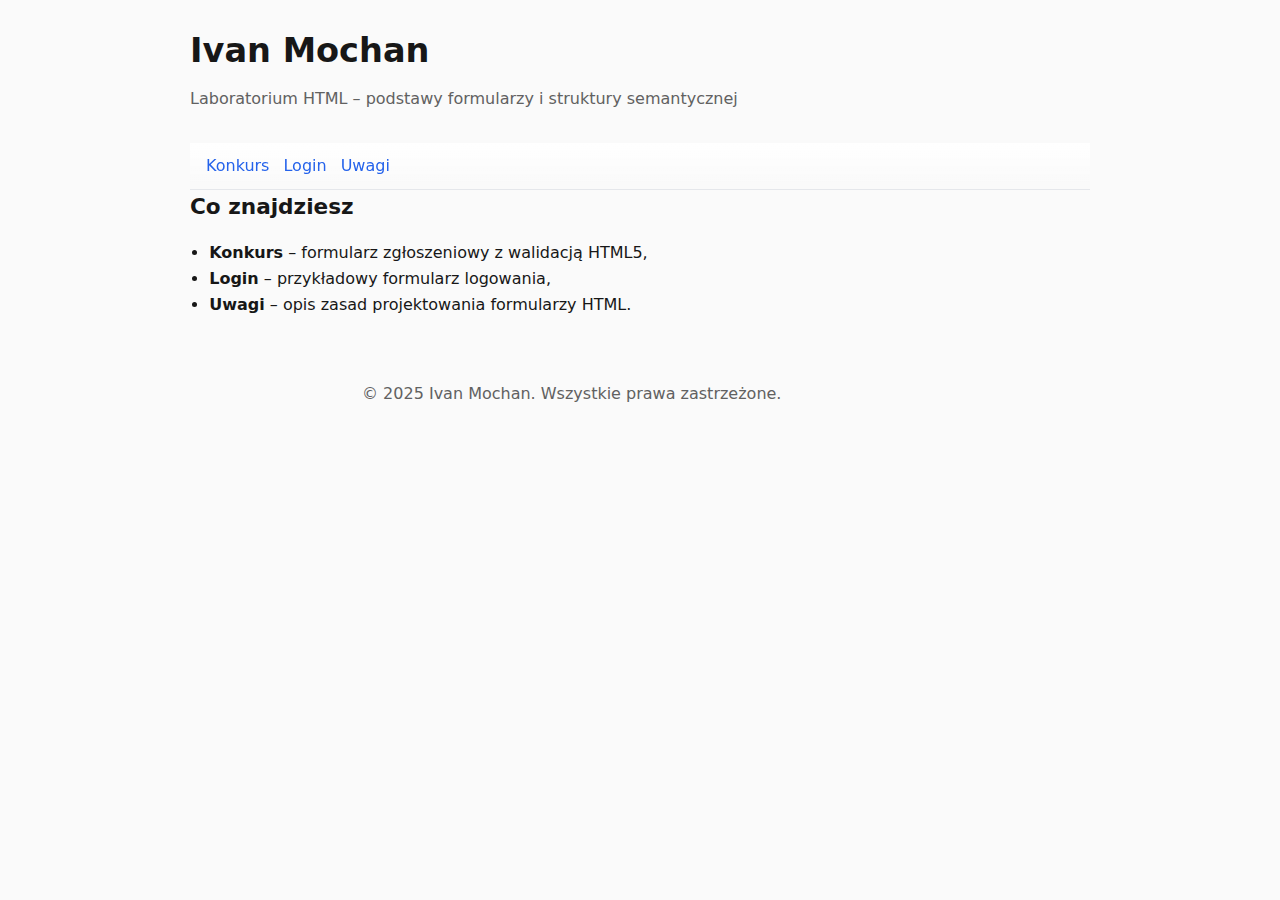
<file: lab-1/index.html>
<!DOCTYPE html>
<html lang="pl">
  <head>
    <meta charset="UTF-8" />
    <meta name="viewport" content="width=device-width, initial-scale=1" />
    <title>Strona główna – Ivan Mochan</title>
    <link rel="stylesheet" href="css/main.css" />
  </head>
  <body>
    <header>
      <h1>Ivan Mochan</h1>
      <p>Laboratorium HTML – podstawy formularzy i struktury semantycznej</p>
    </header>

    <main>
      <nav class="menu" aria-label="Główne menu">
        <ul>
          <li><a href="konkurs.html">Konkurs</a></li>
          <li><a href="login.html">Login</a></li>
          <li><a href="uwagi.html">Uwagi</a></li>
        </ul>
      </nav>

      <section>
        <h2>Co znajdziesz</h2>
        <ul>
          <li><strong>Konkurs</strong> – formularz zgłoszeniowy z walidacją HTML5,</li>
          <li><strong>Login</strong> – przykładowy formularz logowania,</li>
          <li><strong>Uwagi</strong> – opis zasad projektowania formularzy HTML.</li>
        </ul>
      </section>
    </main>

    <footer>
      <p>© 2025 Ivan Mochan. Wszystkie prawa zastrzeżone.</p>
    </footer>
  </body>
</html>
</file>
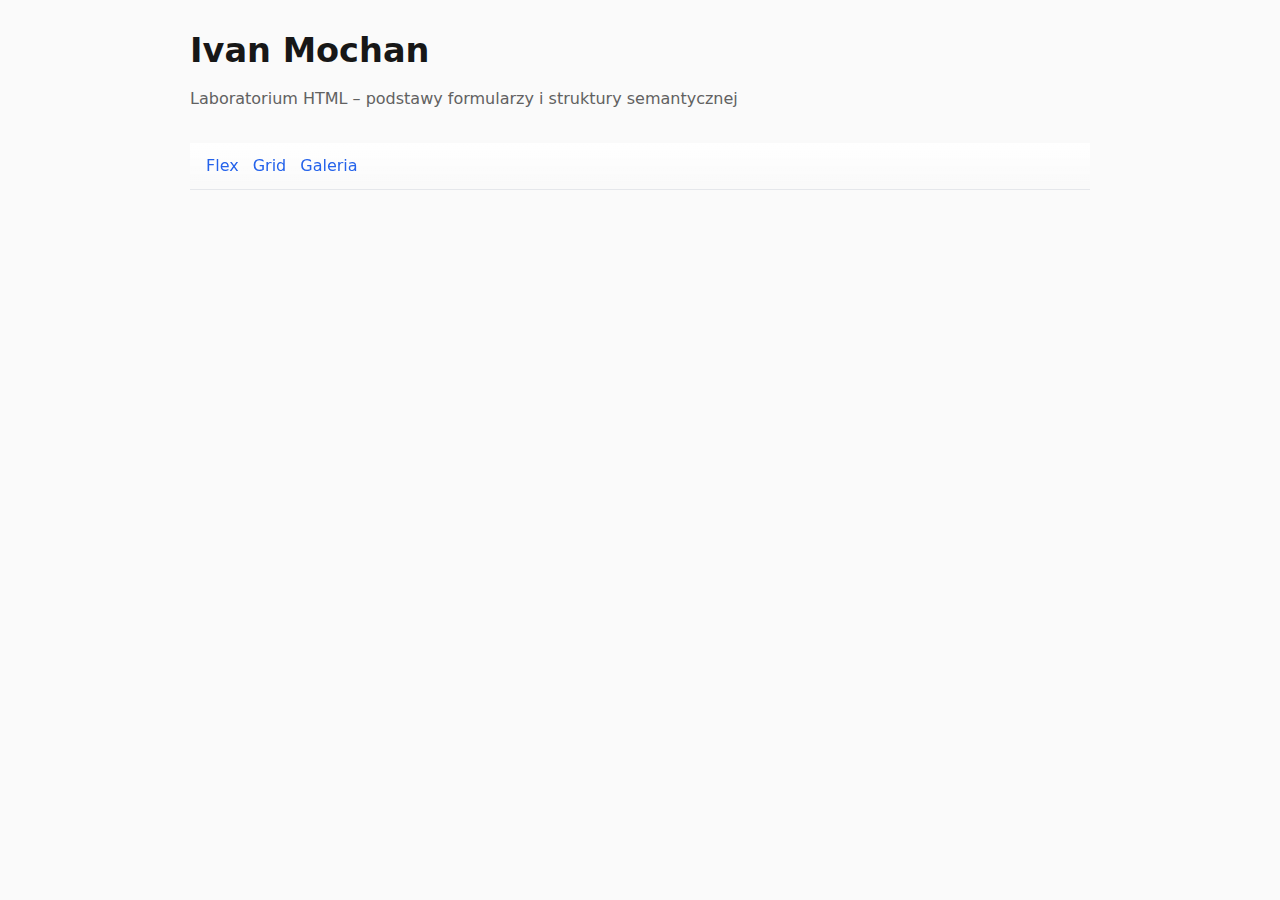
<file: lab-2/index.html>
<!DOCTYPE html>
<html lang="pl">
  <head>
    <meta charset="UTF-8" />
    <meta name="viewport" content="width=device-width, initial-scale=1" />
    <title>Strona główna – Ivan Mochan</title>
    <link rel="stylesheet" href="css/style.css" />
  </head>
  <body>
    <header>
      <h1>Ivan Mochan</h1>
       <p>Laboratorium HTML – podstawy formularzy i struktury semantycznej</p>
    </header>

    <main>
      <nav class="menu" aria-label="Główne menu">
        <ul>
          <li><a href="flex.html">Flex</a></li>
          <li><a href="grid.html">Grid</a></li>
          <li><a href="galeria.html">Galeria</a></li>
        </ul>
      </nav>
</file>
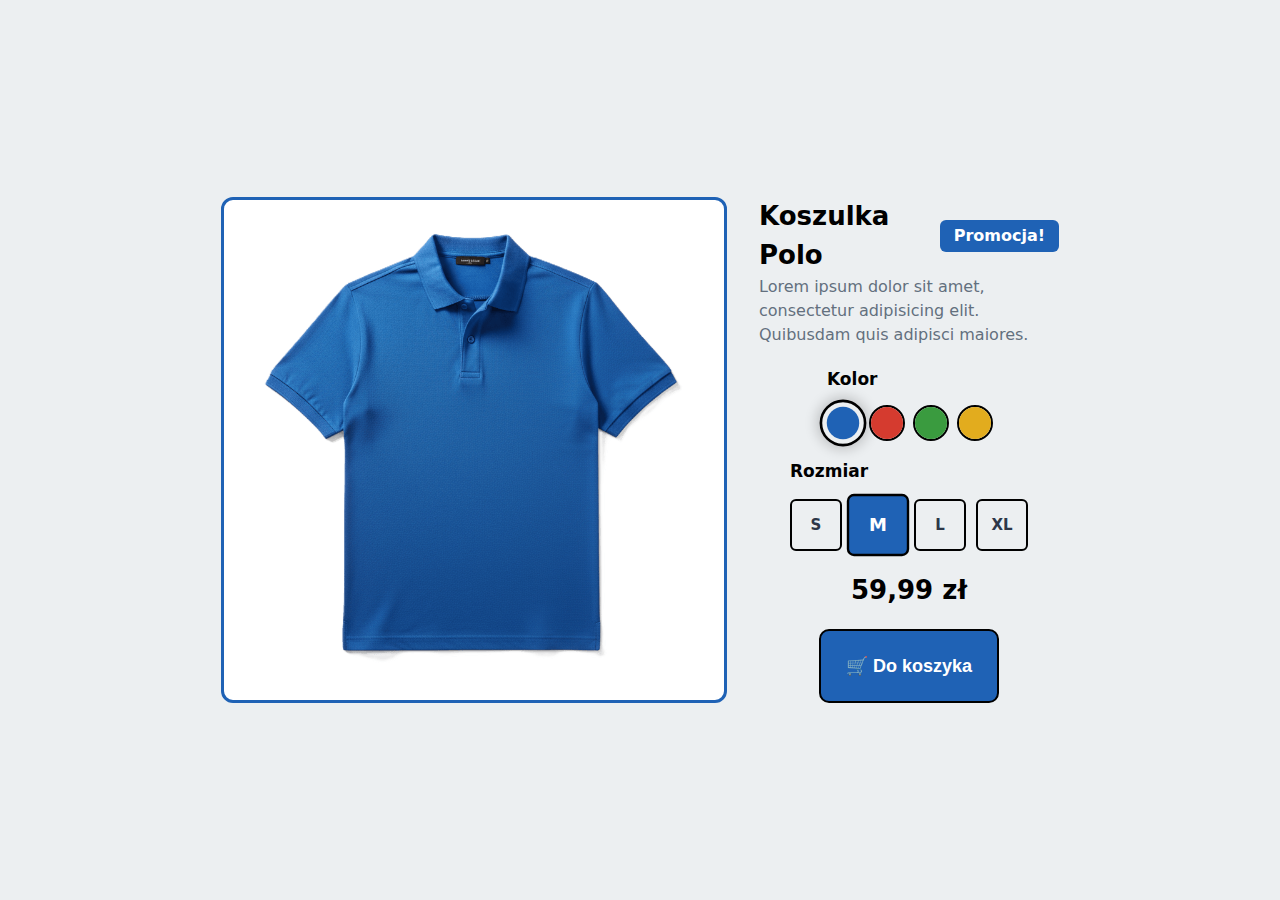
<file: lab-3/index.html>
<!DOCTYPE html>
<html lang="pl">
  	<head>
		<meta charset="UTF-8" />
		<meta
			name="viewport"
			content="width=device-width, initial-scale=1.0" />
		<title>Lab 3</title>
		<link
			rel="stylesheet"
			href="css/style.css" />
	</head>
	<body>
		<main class="product">
			<form id="order">
				<input
					class="vh"
					type="radio"
					id="color-blue"
					name="color"
					checked />
				<input
					class="vh"
					type="radio"
					id="color-red"
					name="color" />
				<input
					class="vh"
					type="radio"
					id="color-green"
					name="color" />
				<input
					class="vh"
					type="radio"
					id="color-yellow"
					name="color" />

				<input
					class="vh"
					type="radio"
					id="s-s"
					name="size" />
				<input
					class="vh"
					type="radio"
					id="s-m"
					name="size"
					checked />
				<input
					class="vh"
					type="radio"
					id="s-l"
					name="size" />
				<input
					class="vh"
					type="radio"
					id="s-xl"
					name="size" />
			</form>

			<section class="gallery">
				<div
					class="photo"
					aria-label="Koszulka Polo"></div>
			</section>

			<section class="panel">
				<header class="header">
					<h1>Koszulka Polo</h1>
					<span class="badge">Promocja!</span>
					<p class="lead">
						Lorem ipsum dolor sit amet, consectetur adipisicing elit. Quibusdam
						quis adipisci maiores.
					</p>
				</header>

				<fieldset class="colors">
					<legend>Kolor</legend>
					<div class="swatches">
						<label
							for="color-blue"
							title="Niebieski"></label>
						<label
							for="color-red"
							title="Czerwony"></label>
						<label
							for="color-green"
							title="Zielony"></label>
						<label
							for="color-yellow"
							title="Żółty"></label>
					</div>
				</fieldset>

				<fieldset class="sizes">
					<legend>Rozmiar</legend>
					<div
						class="size-grid"
						role="radiogroup">
						<label
							for="s-s"
							class="size"
							>S</label
						>
						<label
							for="s-m"
							class="size"
							>M</label
						>
						<label
							for="s-l"
							class="size"
							>L</label
						>
						<label
							for="s-xl"
							class="size"
							>XL</label
						>
					</div>
				</fieldset>

				<div class="price">59,99 zł</div>
				<button
					class="cta"
					type="submit"
					form="order">
					🛒 Do koszyka
				</button>
			</section>
		</main>
	</body>
</html>
</file>
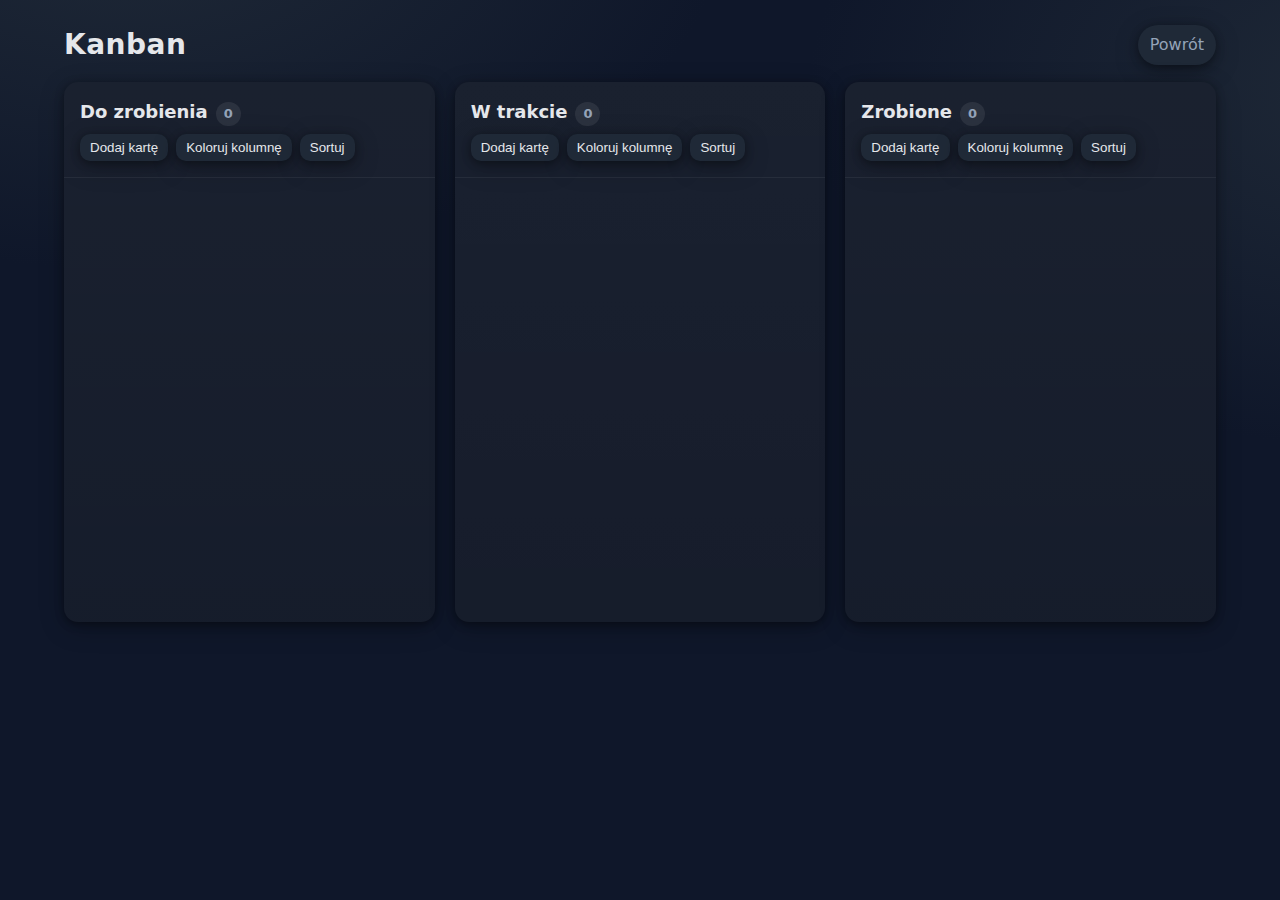
<file: lab-4/index.html>
<!DOCTYPE html>
<html lang="pl">
  <head>
    <meta charset="UTF-8" />
    <title>Lab 4 — Kanban</title>
    <link rel="stylesheet" href="css/style.css" />
  </head>
  <body>
    <main class="wrap">
      <header class="topbar">
        <h1>Kanban</h1>
        <a class="back" href="..">Powrót</a>
      </header>

      <section id="board" class="board" aria-label="Tablica Kanban">
        <!-- Kolumna: Do zrobienia -->
        <div class="column" data-col="todo">
          <header class="column__header">
            <h2>Do zrobienia <span class="count" data-count="todo">0</span></h2>
            <div class="column__actions">
              <button class="btn" data-action="add" data-col="todo">Dodaj kartę</button>
              <button class="btn" data-action="colorize-column" data-col="todo">Koloruj kolumnę</button>
              <button class="btn" data-action="sort" data-col="todo" title="Sortuj alfabetycznie">Sortuj</button>
            </div>
          </header>
          <div class="cards" data-col="todo" aria-live="polite"></div>
        </div>

        <!-- Kolumna: W trakcie -->
        <div class="column" data-col="doing">
          <header class="column__header">
            <h2>W trakcie <span class="count" data-count="doing">0</span></h2>
            <div class="column__actions">
              <button class="btn" data-action="add" data-col="doing">Dodaj kartę</button>
              <button class="btn" data-action="colorize-column" data-col="doing">Koloruj kolumnę</button>
              <button class="btn" data-action="sort" data-col="doing" title="Sortuj alfabetycznie">Sortuj</button>
            </div>
          </header>
          <div class="cards" data-col="doing" aria-live="polite"></div>
        </div>

        <!-- Kolumna: Zrobione -->
        <div class="column" data-col="done">
          <header class="column__header">
            <h2>Zrobione <span class="count" data-count="done">0</span></h2>
            <div class="column__actions">
              <button class="btn" data-action="add" data-col="done">Dodaj kartę</button>
              <button class="btn" data-action="colorize-column" data-col="done">Koloruj kolumnę</button>
              <button class="btn" data-action="sort" data-col="done" title="Sortuj alfabetycznie">Sortuj</button>
            </div>
          </header>
          <div class="cards" data-col="done" aria-live="polite"></div>
        </div>
      </section>
    </main>

    <script src="js/app.js" defer></script>
  </body>
</html>
</file>
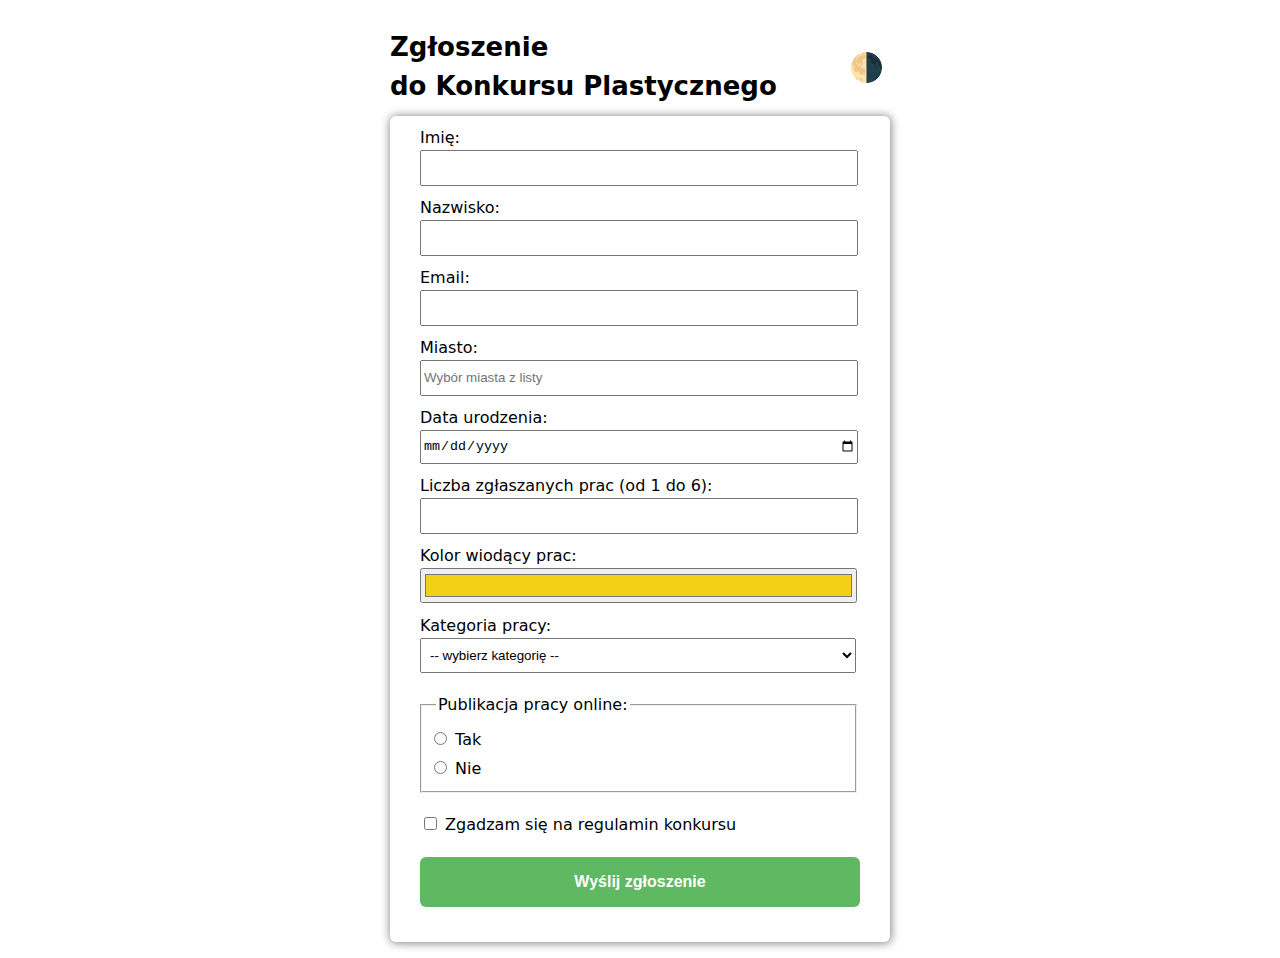
<file: lab-1/konkurs.html>
<!DOCTYPE html>
<html lang="pl">
<head>
<meta charset="utf-8" />
<meta name="viewport" content="width=device-width, initial-scale=1" />
<title>Zgłoszenie do Konkursu Plastycznego</title>
<link rel="stylesheet" href="css/konkurs.css" />
</head>
<body>
<main class="page">     
<header class="page__header">
<h1 class="title">
<span>Zgłoszenie<br>do Konkursu Plastycznego</span>
</h1>
<button id="themeToggle" class="theme-toggle" type="button" title="Zmień motyw" aria-label="Formularz - ciemna skórka">🌗</button>
</header>


<form class="card form" action="https://httpbin.org/get" method="get" novalidate>
<div class="form_row">
<label for="imie">Imię:<br></label>
<input class="input_box" id="imie" name="imie" type="text" inputmode="text" maxlength="30" required />
</div>


<div class="form_row">
<label for="nazwisko">Nazwisko:<br></label>
<input class="input_box" id="nazwisko" name="nazwisko" type="text" inputmode="text" maxlength="50" required />
</div>


<div class="form_row">
<label for="email">Email:<br></label>
<input class="input_box" id="email" name="email" type="email" required />
</div>


<div class="form_row">
<label for="miasto">Miasto:<br></label>
<input class="input_box" id="miasto" name="miasto" list="lista-miast" placeholder="Wybór miasta z listy" required />
<datalist id="lista-miast">
<option value="Warszawa"></option>
<option value="Kraków"></option>
<option value="Gdańsk"></option>
<option value="Wrocław"></option>
<option value="Poznań"></option>
</datalist>
</div>


<div class="form_row">
<label for="urodzenie">Data urodzenia:<br></label>
<input class="input_box" id="urodzenie" name="urodzenie" type="date" required />
</div>


<div class="form_row">
<label for="liczba">Liczba zgłaszanych prac (od 1 do 6):<br></label>
<input class="input_box" id="liczba" name="liczba" type="number" min="1" max="6" step="1" required />
</div>


<div class="form_row">
<label for="kolor">Kolor wiodący prac:<br></label>
<input class="input_box" id="kolor" name="kolor" type="color" value="#f1d016" required />
</div>


<div class="form_row">
<label for="kategoria">Kategoria pracy:<br></label>
<select class="input_box" id="kategoria" name="kategoria" required aria-label="Wybór kategorii">
<option value="" disabled selected>-- wybierz kategorię --</option>
<option>Rysunek</option>
<option>Malarstwo</option>
<option>Rzeźba</option>
<option>Fotografia</option>
<option>Inne</option>
</select>
</div>


<fieldset class="form_fieldset" id="publikacja">
<legend>Publikacja pracy online:<br></legend>
<div class="options">
<input type="radio" id="pub_tak" name="publikacja" value="tak" required />
<label for="pub_tak">Tak</label>
</div>
<div class="options">
<input type="radio" id="pub_nie" name="publikacja" value="nie" required />
<label for="pub_nie">Nie</label>
</div>
</fieldset>


<div class="form_row form_agree">
<input type="checkbox" id="zgoda" name="zgoda" required />
<label for="zgoda">Zgadzam się na regulamin konkursu</label>
</div>


<div class="form_row">
<button class="btn" type="submit"><b>Wyślij zgłoszenie</b></button>
</div>
</form>
</main>


<script>
(function(){
const toggle = document.getElementById('themeToggle');
const root = document.documentElement;
const STORAGE_KEY = 'form-skin';
function applyTheme(mode){
if(mode === 'dark'){
root.setAttribute('data-theme','dark');
} else {
root.removeAttribute('data-theme');
}
}
const saved = localStorage.getItem(STORAGE_KEY);
if(saved){ applyTheme(saved); }
toggle.addEventListener('click', () => {
const isDark = root.getAttribute('data-theme') === 'dark';
const next = isDark ? 'light' : 'dark';
applyTheme(next);
localStorage.setItem(STORAGE_KEY, next);
});
})();
</script>
</body>
</html>
</file>
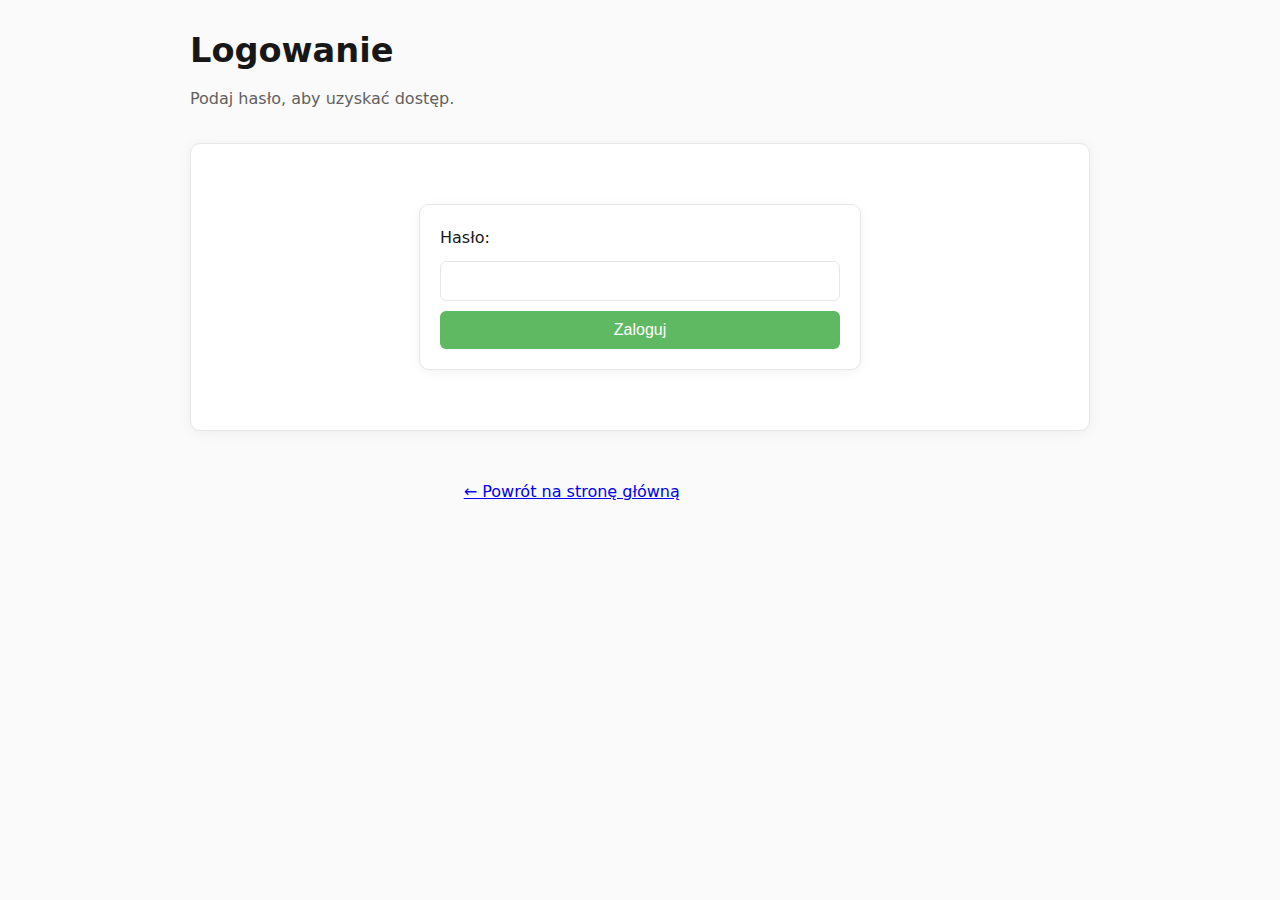
<file: lab-1/login.html>
<!DOCTYPE html>
<html lang="pl">
  <head>
    <meta charset="UTF-8" />
    <meta name="viewport" content="width=device-width, initial-scale=1" />
    <title>Logowanie – Ivan Mochan</title>
    <link rel="stylesheet" href="css/main.css" />
  </head>
  <body>
    <header>
      <h1>Logowanie</h1>
      <p>Podaj hasło, aby uzyskać dostęp.</p>
    </header>

    <main>
      <article>
        <form action="https://httpbin.org/post" method="post">
          <label for="haslo">Hasło:</label>
          <input type="password" id="haslo" name="haslo" required minlength="4" />
          <button type="submit">Zaloguj</button>
        </form>
      </article>
    </main>

    <footer>
      <p><a href="index.html">← Powrót na stronę główną</a></p>
    </footer>
  </body>
</html>
</file>
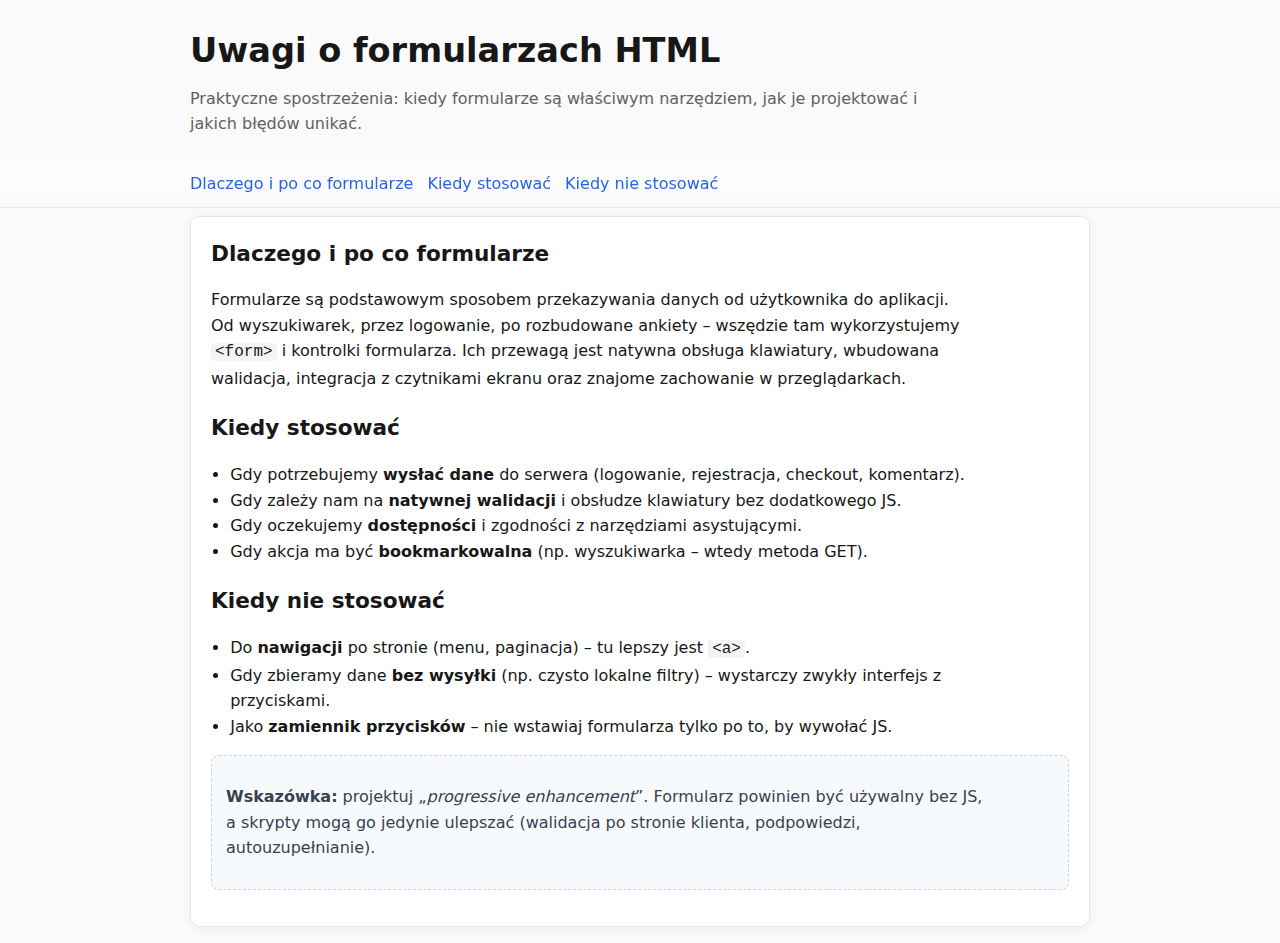
<file: lab-1/uwagi.html>
<!DOCTYPE html>
<html lang="pl">
<head>
<meta charset="utf-8" />
<meta name="viewport" content="width=device-width, initial-scale=1" />
<title>Uwagi o formularzach HTML – kiedy i jak ich używać</title>
<link rel="stylesheet" href="css/main.css" />
</head>
<body>
<header>
<h1>Uwagi o formularzach HTML</h1>
<p>Praktyczne spostrzeżenia: kiedy formularze są właściwym narzędziem, jak je projektować i jakich błędów unikać.</p>
</header>


<nav aria-label="Spis treści">
<ul>
<li><a href="#dlaczego">Dlaczego i po co formularze</a></li>
<li><a href="#kiedy-tak">Kiedy stosować</a></li>
<li><a href="#kiedy-nie">Kiedy nie stosować</a></li>
</ul>
</nav>


<main>
<article>
<section id="dlaczego">
<h2>Dlaczego i po co formularze</h2>
<p>Formularze są podstawowym sposobem przekazywania danych od użytkownika do aplikacji. Od wyszukiwarek, przez logowanie, po rozbudowane ankiety – wszędzie tam wykorzystujemy <code>&lt;form&gt;</code> i kontrolki formularza. Ich przewagą jest natywna obsługa klawiatury, wbudowana walidacja, integracja z czytnikami ekranu oraz znajome zachowanie w przeglądarkach.</p>
</section>


<section id="kiedy-tak">
<h2>Kiedy stosować</h2>
<ul>
<li>Gdy potrzebujemy <strong>wysłać dane</strong> do serwera (logowanie, rejestracja, checkout, komentarz).</li>
<li>Gdy zależy nam na <strong>natywnej walidacji</strong> i obsłudze klawiatury bez dodatkowego JS.</li>
<li>Gdy oczekujemy <strong>dostępności</strong> i zgodności z narzędziami asystującymi.</li>
<li>Gdy akcja ma być <strong>bookmarkowalna</strong> (np. wyszukiwarka – wtedy metoda GET).</li>
</ul>
</section>


<section id="kiedy-nie">
<h2>Kiedy nie stosować</h2>
<ul>
<li>Do <strong>nawigacji</strong> po stronie (menu, paginacja) – tu lepszy jest <code>&lt;a&gt;</code>.</li>
<li>Gdy zbieramy dane <strong>bez wysyłki</strong> (np. czysto lokalne filtry) – wystarczy zwykły interfejs z przyciskami.</li>
<li>Jako <strong>zamiennik przycisków</strong> – nie wstawiaj formularza tylko po to, by wywołać JS.</li>
</ul>
</section>


<aside aria-label="Wskazówka">
<p><strong>Wskazówka:</strong> projektuj „<em>progressive enhancement</em>”. Formularz powinien być używalny bez JS, a skrypty mogą go jedynie ulepszać (walidacja po stronie klienta, podpowiedzi, autouzupełnianie).</p>
</html>
</file>
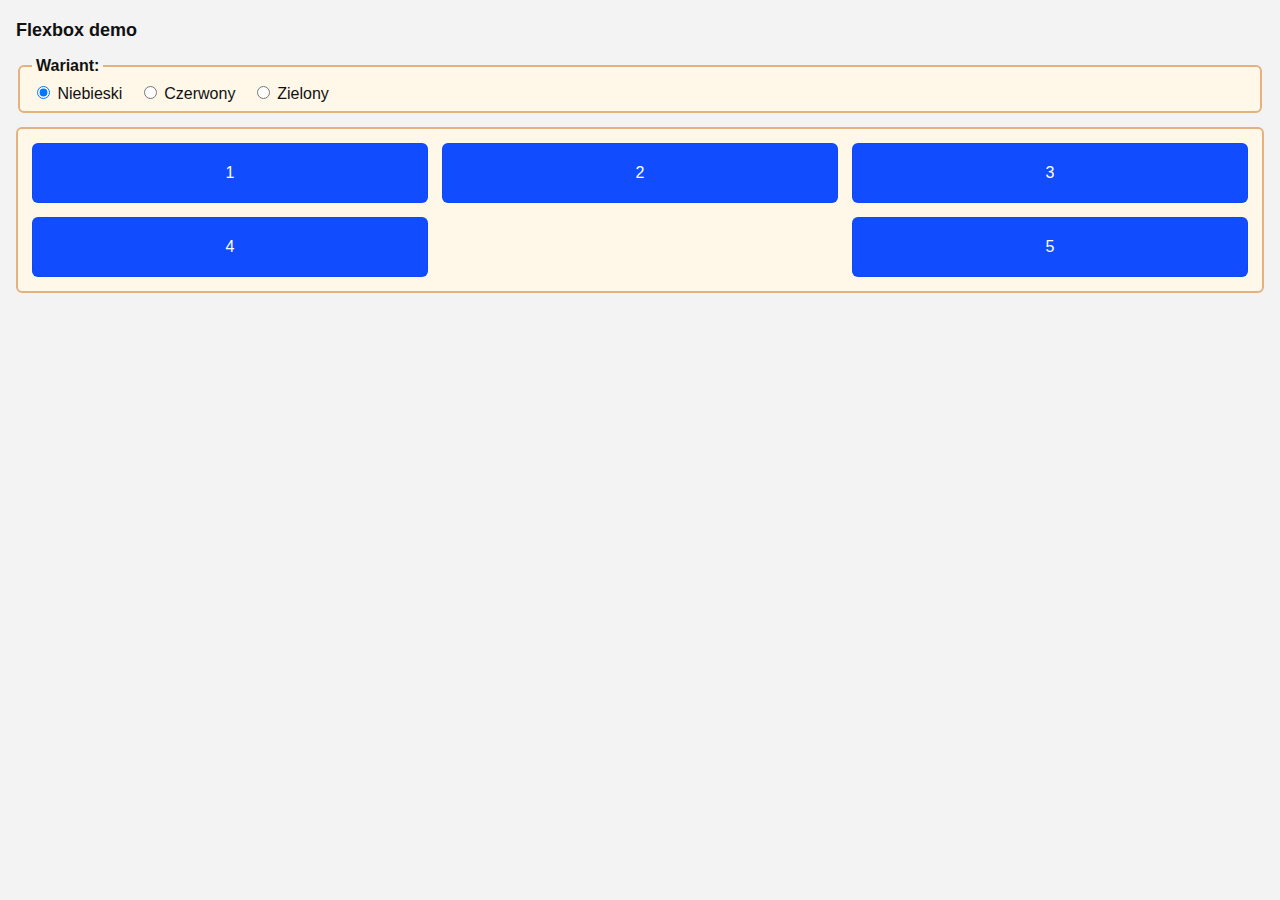
<file: lab-2/flex.html>
<!DOCTYPE html>
<html lang="pl">
  <head>
    <meta charset="UTF-8" />
    <meta 
      name="viewport" 
      content="width=device-width, initial-scale=1.0" 
    >
    <title>Flexbox Demo</title>
    <link rel="stylesheet" href="css/flex.css" />
  </head>
  <body>
    <h1>Flexbox demo</h1>
    <header>
      <fieldset class="theme-picker">
        <legend>Wariant:</legend>
        <label>
          <input type="radio" name="version" value="blue" checked />
          Niebieski
        </label>
        <label
          ><input type="radio" name="version" value="red" />
          Czerwony
        </label>
        <label>
          <input type="radio" name="version" value="green" />
          Zielony
        </label>
      </fieldset>
    </header>
    <div class="container">
      <div class="item">1</div>
      <div class="item">2</div>
      <div class="item">3</div>
      <div class="item">4</div>
      <div class="item">5</div>
    </div>
  </body>
</html>
</file>
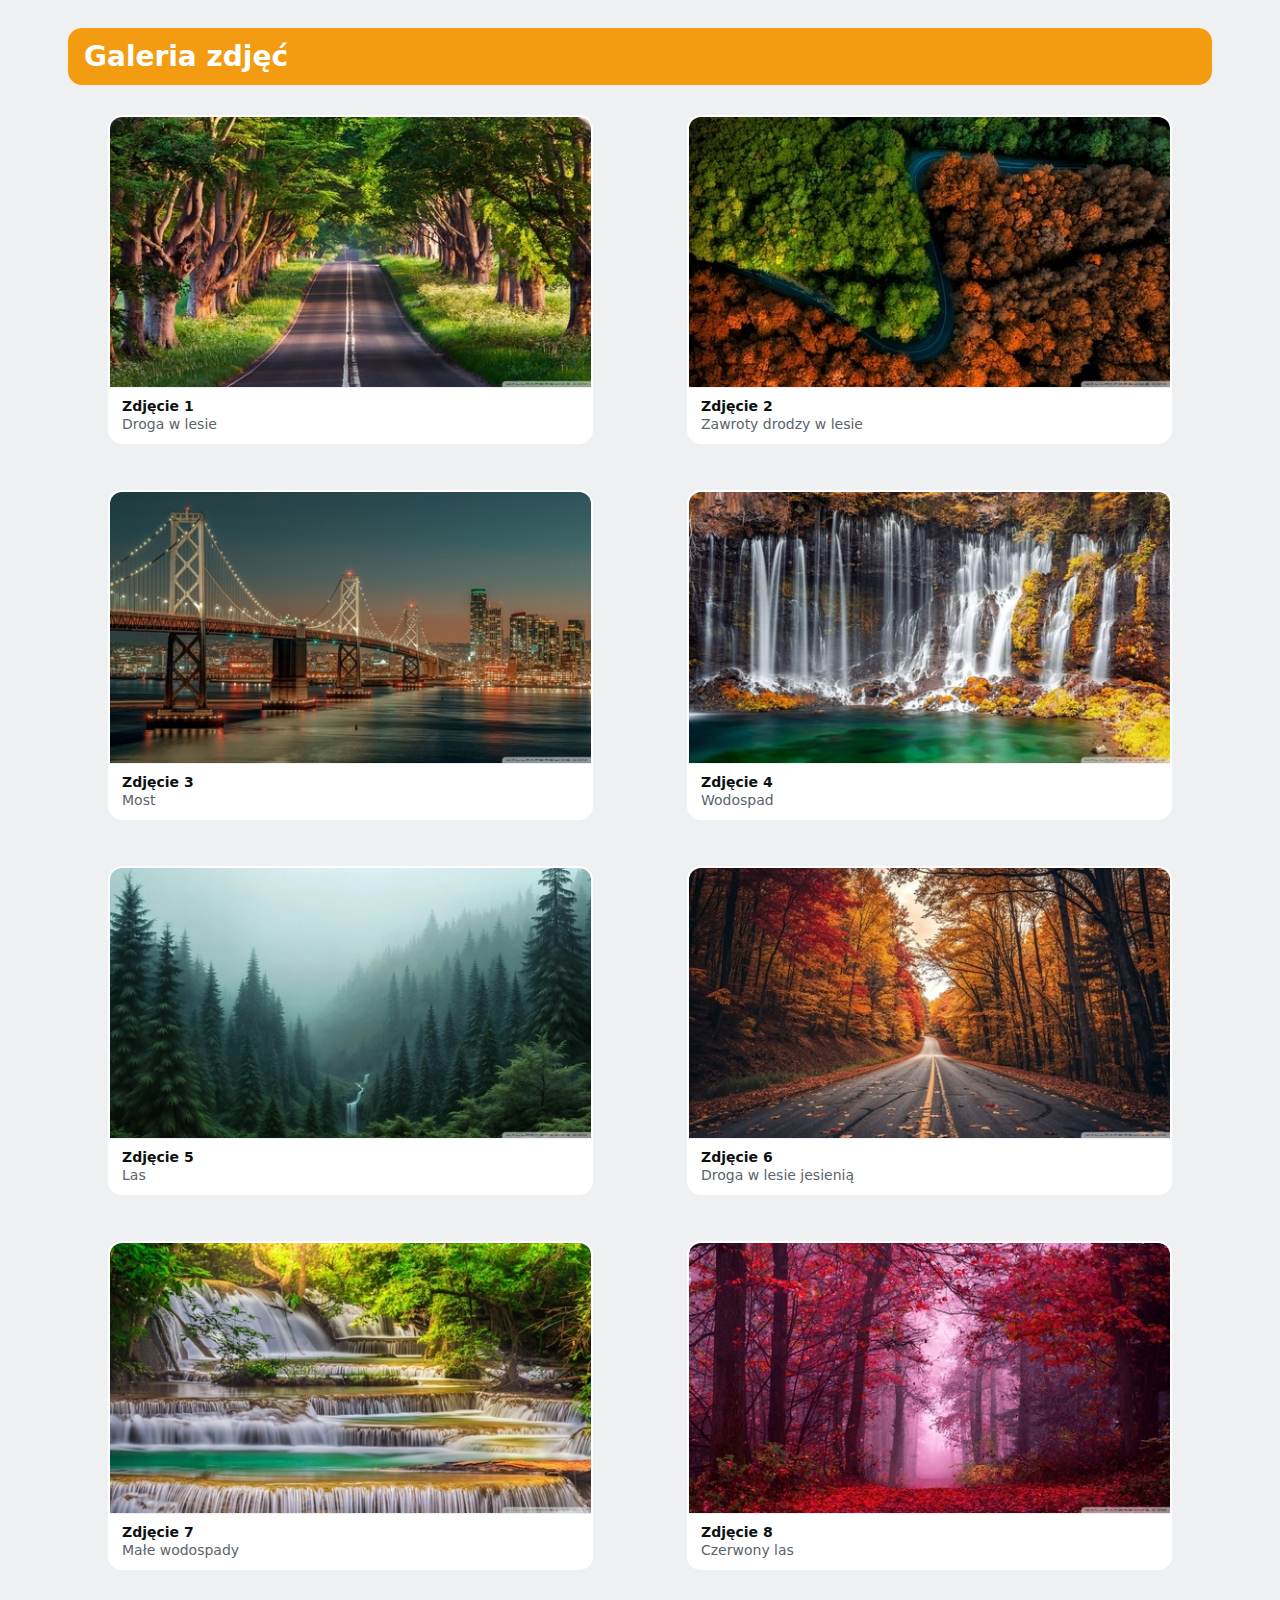
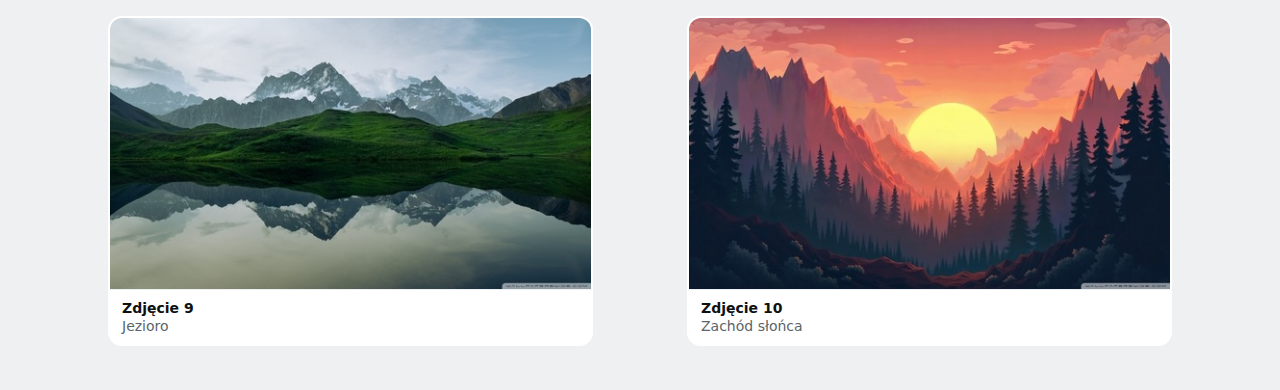
<file: lab-2/galeria.html>
<!DOCTYPE html>
<html lang="pl">
<head>
  <meta charset="UTF-8" />
  <meta name="viewport" content="width=device-width, initial-scale=1" />
  <title>Galeria</title>
  <style>
    :root{
      --bg:#eef0f1; --paper:#fff; --accent:#1f7ec9; --accent2:#f39c12;
      --text:#0e1111; --muted:#5a646a;
      --radius:14px; --gap:14px;
      --shadow:0 10px 22px rgba(0,0,0,.12), 0 2px 6px rgba(0,0,0,.08);
    }

    *{box-sizing:border-box}
    body{
        margin:0;
        font-family:system-ui,-apple-system,Segoe UI,Roboto,Arial,sans-serif;
        background:var(--bg);
        color:var(--text)
    }

    .wrap{
        max-width:1200px;
        margin:auto;
        padding:clamp(12px,3vw,28px)
    }

    header{
        background:var(--accent2);
        color:#fff;
        border-radius:var(--radius);
        padding:12px 16px;
        display:flex;
        align-items:center;
        justify-content:space-between
    }

    header h1{
        margin:0;
        font-weight:800;
        font-size:clamp(20px,3vw,28px)
    }

    header .hint{
        font-size:14px;
        opacity:.9
    }

    .gallery{
        margin-top:14px;
        display:grid; 
        gap:var(--gap); 
        grid-template-columns:1fr; 
    }

    @media (min-width:1200px){ .gallery{ grid-template-columns:repeat(2,1fr); } } 

    figure{
        background:var(--paper);
        border-radius:var(--radius);
        overflow:hidden;
        border:2px solid transparent;
        transition:transform .25s, box-shadow .25s, border-color .25s;
    }

    figure:hover, figure:focus-within{
        transform:translateY(-4px);
        box-shadow:var(--shadow);
        border-color:color-mix(in oklab, var(--accent) 30%, transparent);
    }

    figure img{
        display:block;
        width:100%; 
        height:auto; 
        border:0; 
    }

    figcaption{ 
        padding:10px 12px;
        font-size:14px; 
        color:var(--muted); 
        background:#fff; 
        border-top:1px solid #edf0f2 
    }

    figcaption strong{
        display:block; 
        color:var(--text); 
        margin-bottom:2px
    }

  </style>
</head>
<body>
    <div class="wrap">
        <header>
            <h1>Galeria zdjęć</h1>
        </header>

    <main class="gallery" aria-label="Siatka galerii">

        <figure>
            <img src="images/1-500.jpg"
                srcset="images/1-500.jpg 500w, images/1-1000.jpg 1000w"
                sizes="(min-width:1600px) 1000px, (min-width:1200px) 500px, (min-width:800px) 1000px, 500px"
                alt="Zdjęcie 1: opis treści" loading="lazy">
            <figcaption><strong>Zdjęcie 1</strong>Droga w lesie</figcaption>
        </figure>

        <figure>
            <img src="images/2-500.jpg"
                srcset="images/2-500.jpg 500w, images/2-1000.jpg 1000w"
                sizes="(min-width:1600px) 1000px, (min-width:1200px) 500px, (min-width:800px) 1000px, 500px"
                alt="Zdjęcie 2: opis treści" loading="lazy">
            <figcaption><strong>Zdjęcie 2</strong>Zawroty drodzy w lesie</figcaption>
        </figure>

        <figure>
            <img src="images/3-500.jpg"
                srcset="images/3-500.jpg 500w, images/3-1000.jpg 1000w"
                sizes="(min-width:1600px) 1000px, (min-width:1200px) 500px, (min-width:800px) 1000px, 500px"
                alt="Zdjęcie 3: opis treści" loading="lazy">
            <figcaption><strong>Zdjęcie 3</strong>Most</figcaption>
        </figure>

        <figure>
            <img src="images/4-500.jpg"
                srcset="images/4-500.jpg 500w, images/4-1000.jpg 1000w"
                sizes="(min-width:1600px) 1000px, (min-width:1200px) 500px, (min-width:800px) 1000px, 500px"
                alt="Zdjęcie 4: opis treści" loading="lazy">
            <figcaption><strong>Zdjęcie 4</strong>Wodospad</figcaption>
        </figure>

        <figure>
            <img src="images/5-500.jpg"
                srcset="images/5-500.jpg 500w, images/5-1000.jpg 1000w"
                sizes="(min-width:1600px) 1000px, (min-width:1200px) 500px, (min-width:800px) 1000px, 500px"
                alt="Zdjęcie 5: opis treści" loading="lazy">
            <figcaption><strong>Zdjęcie 5</strong>Las</figcaption>
        </figure>

        <figure>
            <img src="images/6-500.jpg"
                srcset="images/6-500.jpg 500w, images/6-1000.jpg 1000w"
                sizes="(min-width:1600px) 1000px, (min-width:1200px) 500px, (min-width:800px) 1000px, 500px"
                alt="Zdjęcie 6: opis treści" loading="lazy">
            <figcaption><strong>Zdjęcie 6</strong>Droga w lesie jesienią</figcaption>
        </figure>

        <figure>
            <img src="images/7-500.jpg"
                srcset="images/7-500.jpg 500w, images/7-1000.jpg 1000w"
                sizes="(min-width:1600px) 1000px, (min-width:1200px) 500px, (min-width:800px) 1000px, 500px"
                alt="Zdjęcie 7: opis treści" loading="lazy">
            <figcaption><strong>Zdjęcie 7</strong>Małe wodospady</figcaption>
        </figure>

        <figure>
            <img src="images/8-500.jpg"
                srcset="images/8-500.jpg 500w, images/8-1000.jpg 1000w"
                sizes="(min-width:1600px) 1000px, (min-width:1200px) 500px, (min-width:800px) 1000px, 500px"
                alt="Zdjęcie 8: opis treści" loading="lazy">
            <figcaption><strong>Zdjęcie 8</strong>Czerwony las</figcaption>
        </figure>

        <figure>
            <img src="images/9-500.jpg"
                srcset="images/9-500.jpg 500w, images/9-1000.jpg 1000w"
                sizes="(min-width:1600px) 1000px, (min-width:1200px) 500px, (min-width:800px) 1000px, 500px"
                alt="Zdjęcie 9: opis treści" loading="lazy">
            <figcaption><strong>Zdjęcie 9</strong>Jezioro</figcaption>
        </figure>

        <figure>
            <img src="images/10-500.jpg"
                srcset="images/10-500.jpg 500w, images/10-1000.jpg 1000w"
                sizes="(min-width:1600px) 1000px, (min-width:1200px) 500px, (min-width:800px) 1000px, 500px"
                alt="Zdjęcie 10: opis treści" loading="lazy">
            <figcaption><strong>Zdjęcie 10</strong>Zachód słońca</figcaption>
            </figure>
        </main>
    </div>
</body>
</html>
</file>
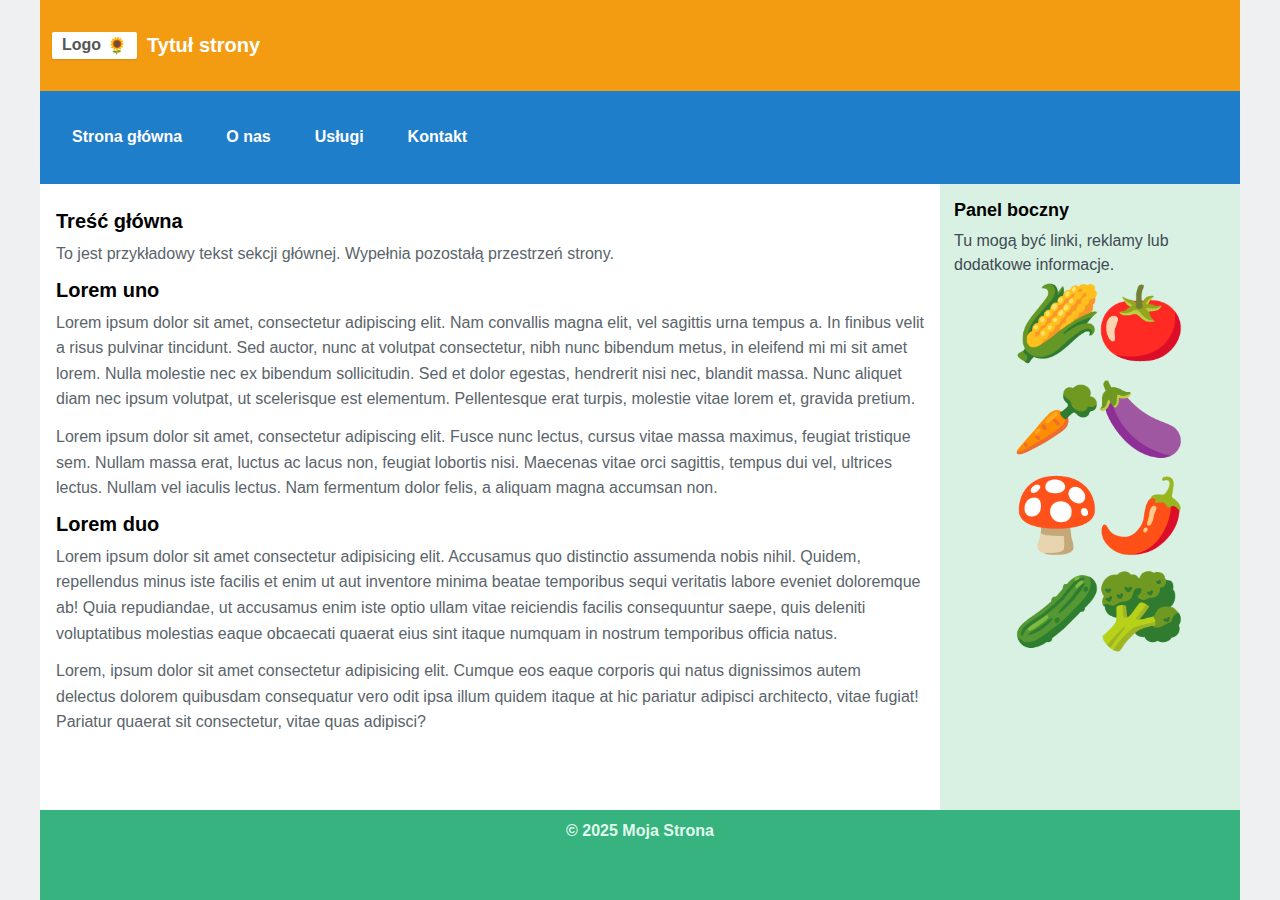
<file: lab-2/grid.html>
<!DOCTYPE html>
<html lang="pl">
  <head>
    <meta charset="UTF-8" />
    <meta 
      name="viewport" 
      content="width=device-width, initial-scale=1.0" 
    >
    <title>Grid Layout Demo</title>
    <link rel="stylesheet" href="css/grid.css" />
  </head>
  <body>
    <div class="container">
      <header>
        <div class="logo">🌻</div>
        <h1>Tytuł strony</h1>
      </header>
      <nav>
        <a href="#">Strona główna</a>
        <a href="#">O nas</a>
        <a href="#">Usługi</a>
        <a href="#">Kontakt</a>
      </nav>
      <main>
        <h2>Treść główna</h2>
        <p>
          To jest przykładowy tekst sekcji głównej. Wypełnia pozostałą
          przestrzeń strony.
        </p>
        <h2>Lorem uno</h2>
        <p>Lorem ipsum dolor sit amet, consectetur adipiscing elit. Nam convallis magna elit, vel sagittis urna tempus a. In finibus velit a risus pulvinar tincidunt. Sed auctor, nunc at volutpat consectetur, nibh nunc bibendum metus, in eleifend mi mi sit amet lorem. Nulla molestie nec ex bibendum sollicitudin. Sed et dolor egestas, hendrerit nisi nec, blandit massa. Nunc aliquet diam nec ipsum volutpat, ut scelerisque est elementum. Pellentesque erat turpis, molestie vitae lorem et, gravida pretium.</p>
        <p>Lorem ipsum dolor sit amet, consectetur adipiscing elit. Fusce nunc lectus, cursus vitae massa maximus, feugiat tristique sem. Nullam massa erat, luctus ac lacus non, feugiat lobortis nisi. Maecenas vitae orci sagittis, tempus dui vel, ultrices lectus. Nullam vel iaculis lectus. Nam fermentum dolor felis, a aliquam magna accumsan non.</p>
        <h2>Lorem duo</h2>
        <p>Lorem ipsum dolor sit amet consectetur adipisicing elit. Accusamus quo distinctio assumenda nobis nihil. Quidem, repellendus minus iste facilis et enim ut aut inventore minima beatae temporibus sequi veritatis labore eveniet doloremque ab! Quia repudiandae, ut accusamus enim iste optio ullam vitae reiciendis facilis consequuntur saepe, quis deleniti voluptatibus molestias eaque obcaecati quaerat eius sint itaque numquam in nostrum temporibus officia natus.</p>
        <p>Lorem, ipsum dolor sit amet consectetur adipisicing elit. Cumque eos eaque corporis qui natus dignissimos autem delectus dolorem quibusdam consequatur vero odit ipsa illum quidem itaque at hic pariatur adipisci architecto, vitae fugiat! Pariatur quaerat sit consectetur, vitae quas adipisci?</p>
    </main>
      <aside>
        <h3>Panel boczny</h3>
        <p>Tu mogą być linki, reklamy lub dodatkowe informacje.</p>
        <div>
          <span>🌽</span><span>🍅</span>
          <span>🥕</span><span>🍆</span>
          <span>🍄</span><span>🌶️</span>
          <span>🥒</span><span>🥦</span>
        </div>
      </aside>
      <footer>
        <p>&copy; 2025 Moja Strona</p>
      </footer>
    </div>
  </body>
</html>
</file>
<file: lab-1/css/main.css>
:root{
--bg: #fafafa;
--text: #171717;
--muted: #616161;
--accent: #2563eb;
--card: #ffffff;
--border: #e5e7eb;
}


html, body{ height: 100%; }
body{
margin: 0;
font-family: system-ui, -apple-system, Segoe UI, Roboto, Ubuntu, Cantarell, Noto Sans, Helvetica, Arial;
font-size: 16px;
line-height: 1.6;
color: var(--text);
background: var(--bg);
}


header, main, footer{
    max-width: 900px; margin: 0 auto; padding: 16px;
}


header{
padding-top: 24px;
}


h1{
    font-size: 2.1rem; margin: 0 0 8px;
}

header p{
    color: var(--muted); margin: 0 0 8px; 
}


nav{
    position: sticky; 
    top: 0; background: linear-gradient(#fff, #fff0);
    backdrop-filter: blur(2px);
    border-bottom: 1px solid var(--border); 
}

nav ul{
    list-style: none;
    display: flex;
    flex-wrap: wrap;
    gap: 8px 14px; 
    padding: 10px 16px; 
    margin: 0 auto; 
    max-width: 900px;

}

nav a{
    text-decoration: none;
    color: var(--accent); }
    
nav a:hover{
    text-decoration: underline;
}


main{
    padding-top: 8px;
}

article{
    background: var(--card);
    border: 1px solid var(--border); 
    border-radius: 10px; 
    padding: 20px; 
    box-shadow: 0 2px 14px rgba(0,0,0,.05);
}

section + section{ margin-top: 20px; }


h2{ font-size: 1.35rem; margin: 0 0 8px; }


p, li{ max-width: 75ch; }


ul{ padding-left: 1.2rem; }


aside{ 
    background: #f7fafc;
    border: 1px dashed #d1d5db;
    color: #374151;
    border-radius: 8px;
    padding: 12px 14px;
    margin: 16px 0; 
}


code{
    font-family: ui-monospace, SFMono-Regular, Menlo, Consolas, "Liberation Mono", monospace; 
    background: #f3f4f6; 
    padding: 0 .25rem; 
    border-radius: 4px; 
}

pre{
    background: #0b1021;
    color: #e5edff;
    padding: 14px;
    border-radius: 8px;
    overflow: auto;
    border: 1px solid #111827;
}

footer{ color: var(--muted); text-align: center; padding-bottom: 36px; }

form {
  display: flex;
  flex-direction: column;
  gap: 10px;
  max-width: 400px;
  margin: 40px auto;
  background: var(--card);
  border: 1px solid var(--border);
  border-radius: 10px;
  padding: 20px;
  box-shadow: 0 2px 12px rgba(0,0,0,.05);
}

input[type="password"] {
  font-size: 16px;
  padding: 10px 12px;
  border: 1px solid var(--border);
  border-radius: 6px;
  background: #fff;
}

input[type="password"]:focus {
  outline: none;
  border-color: var(--accent);
  box-shadow: 0 0 0 2px color-mix(in srgb, var(--accent) 20%, transparent);
}

button {
  background: var(--accent);
  color: #fff;
  border: none;
  border-radius: 6px;
  padding: 10px 16px;
  font-size: 16px;
  cursor: pointer;
  background-color: #5fb962;
}

button:hover {
    background-color: #4CAF50;
}
</file>
<file: lab-2/css/style.css>
:root{
--bg: #fafafa;
--text: #171717;
--muted: #616161;
--accent: #2563eb;
--card: #ffffff;
--border: #e5e7eb;
}


html, body{ height: 100%; }
body{
margin: 0;
font-family: system-ui, -apple-system, Segoe UI, Roboto, Ubuntu, Cantarell, Noto Sans, Helvetica, Arial;
font-size: 16px;
line-height: 1.6;
color: var(--text);
background: var(--bg);
}


header, main, footer{
    max-width: 900px; margin: 0 auto; padding: 16px;
}


header{
padding-top: 24px;
}


h1{
    font-size: 2.1rem; margin: 0 0 8px;
}

header p{
    color: var(--muted); margin: 0 0 8px; 
}


nav{
    position: sticky; 
    top: 0; background: linear-gradient(#fff, #fff0);
    backdrop-filter: blur(2px);
    border-bottom: 1px solid var(--border); 
}

nav ul{
    list-style: none;
    display: flex;
    flex-wrap: wrap;
    gap: 8px 14px; 
    padding: 10px 16px; 
    margin: 0 auto; 
    max-width: 900px;

}

nav a{
    text-decoration: none;
    color: var(--accent); }
    
nav a:hover{
    text-decoration: underline;
}


main{
    padding-top: 8px;
}

article{
    background: var(--card);
    border: 1px solid var(--border); 
    border-radius: 10px; 
    padding: 20px; 
    box-shadow: 0 2px 14px rgba(0,0,0,.05);
}

section + section{ margin-top: 20px; }


h2{ font-size: 1.35rem; margin: 0 0 8px; }


p, li{ max-width: 75ch; }


ul{ padding-left: 1.2rem; }


aside{ 
    background: #f7fafc;
    border: 1px dashed #d1d5db;
    color: #374151;
    border-radius: 8px;
    padding: 12px 14px;
    margin: 16px 0; 
}


code{
    font-family: ui-monospace, SFMono-Regular, Menlo, Consolas, "Liberation Mono", monospace; 
    background: #f3f4f6; 
    padding: 0 .25rem; 
    border-radius: 4px; 
}

pre{
    background: #0b1021;
    color: #e5edff;
    padding: 14px;
    border-radius: 8px;
    overflow: auto;
    border: 1px solid #111827;
}

footer{ color: var(--muted); text-align: center; padding-bottom: 36px; }

form {
  display: flex;
  flex-direction: column;
  gap: 10px;
  max-width: 400px;
  margin: 40px auto;
  background: var(--card);
  border: 1px solid var(--border);
  border-radius: 10px;
  padding: 20px;
  box-shadow: 0 2px 12px rgba(0,0,0,.05);
}

input[type="password"] {
  font-size: 16px;
  padding: 10px 12px;
  border: 1px solid var(--border);
  border-radius: 6px;
  background: #fff;
}

input[type="password"]:focus {
  outline: none;
  border-color: var(--accent);
  box-shadow: 0 0 0 2px color-mix(in srgb, var(--accent) 20%, transparent);
}

button {
  background: var(--accent);
  color: #fff;
  border: none;
  border-radius: 6px;
  padding: 10px 16px;
  font-size: 16px;
  cursor: pointer;
  background-color: #5fb962;
}

button:hover {
    background-color: #4CAF50;
}
</file>
<file: lab-3/css/style.css>
*::before,
*::after {
	box-sizing: border-box;
}

html {
	font-size: 16px;
	font-family: system-ui, sans-serif;
	line-height: 1.5;
}

html,
body {
	height: 100%;
	overflow-x: hidden;
}
body {
	margin: 0;
	background: #eceff1;
	display: grid;
	place-items: center;
}
.vh {
	position: absolute;
	width: 1px;
	height: 1px;
	margin: -1px;
	padding: 0;
	border: 0;
	clip-path: inset(50%);
	overflow: hidden;
}

:root {
	--panel-w: 300px;
	--gap: 32px;
	--photo-max: 500px;
	--radius: 12px;
	--ring: 3px;
	--sw: 32px;
	--sel-scale: 0.78;

	--c-blue: #1f62b5;
	--c-red: #d53b2f;
	--c-green: #3a9b3f;
	--c-yellow: #e2ac1e;
	--ink: #2d3748;
}

.product {
	--brand: var(--c-blue);
	--img: url('../images/polo_b.png');

	width: min(
		calc(var(--photo-max)+var(--gap)+var(--panel-w)),
		calc(100vw - 48px)
	);
	display: flex;
	flex-wrap: wrap;
	gap: var(--gap);
	justify-content: center;
	align-items: stretch;
}
.product:has(#color-blue:checked) {
	--brand: var(--c-blue);
	--img: url('../images/polo_b.png');
}
.product:has(#color-red:checked) {
	--brand: var(--c-red);
	--img: url('../images/polo_r.png');
}
.product:has(#color-green:checked) {
	--brand: var(--c-green);
	--img: url('../images/polo_g.png');
}
.product:has(#color-yellow:checked) {
	--brand: var(--c-yellow);
	--img: url('../images/polo_y.png');
}

.gallery {
	display: grid;
	place-items: center;
	margin: auto;
	width: fit-content;
	height: fit-content;
	border: var(--ring) solid var(--brand);
	border-radius: var(--radius);
	background: #fff;
	flex: 0 0 auto;
}
.gallery .photo {
	width: min(var(--photo-max), calc(100vw - 48px));
	aspect-ratio: 1/1;
	background: no-repeat center/contain var(--img);
}

.panel {
	display: flex;
	flex-direction: column;
	justify-content: space-between;
	gap: 8px;
	flex: 0 0 var(--panel-w);
	width: var(--panel-w);
	max-width: 100%;
	justify-self: center;
}

.header {
	display: grid;
	grid-template-columns: 1fr auto;
	align-items: center;
}

.header h1 {
	margin: 0;
	font-size: 26px;
	font-weight: 700;
}

.header .badge {
	background: var(--brand);
	color: #fff;
	font-weight: 700;
	padding: 4px 14px;
	border-radius: 6px;
	width: fit-content;
}

.header .lead {
	grid-column: 1/-1;
	margin: 0;
	color: #63707e;
	font-weight: 400;
}

fieldset,
legend {
	margin: 0;
	padding: 0;
	border: 0;
	width: fit-content;
	align-self: center;
}

legend {
	margin-bottom: 15px;
	font-weight: 700;
	font-size: 17px;
}

.colors,
.sizes {
	justify-self: center;
	display: inline-grid;
	justify-items: center;
}

.swatches {
	display: flex;
	gap: 12px;
	align-items: center;
}

.swatches label {
	width: var(--sw);
	height: var(--sw);
	border-radius: 50%;
	outline: 2px solid #000;
	display: grid;
	place-items: center;
	cursor: pointer;
	--color: #000;
	--active: 0;
	transition: transform 0.3s ease, box-shadow 0.3s ease, border-color 0.3s ease;
}

.swatches label::after {
	content: '';
	width: 100%;
	height: 100%;
	border-radius: 50%;
	background: var(--color);
	transform-origin: center;
	transform: scale(calc(1 - (1 - var(--sel-scale)) * var(--active)));
}

.swatches label:hover {
	transform: scale(1.1);
	box-shadow: 0 0 8px 2px rgba(0, 0, 0, 0.15); 
}

.colors .swatches label[for='color-blue'] {
	--color: var(--c-blue);
}
.colors .swatches label[for='color-red'] {
	--color: var(--c-red);
}
.colors .swatches label[for='color-green'] {
	--color: var(--c-green);
}
.colors .swatches label[for='color-yellow'] {
	--color: var(--c-yellow);
}

.product:has(#color-blue:checked) .swatches label[for='color-blue'],
.product:has(#color-red:checked) .swatches label[for='color-red'],
.product:has(#color-green:checked) .swatches label[for='color-green'],
.product:has(#color-yellow:checked) .swatches label[for='color-yellow'] {
	--active: 1;
	transform: scale(1.3); 
	box-shadow: 0 0 10px 4px rgba(0, 0, 0, 0.2); 
	border-color: var(--brand); 
}

.size-grid {
	display: grid;
	grid-template-columns: repeat(4, 1fr);
	gap: 10px;
}

.size {
	display: grid;
	place-items: center;
	width: 48px;
	height: 48px;
	border: 2px solid #000;
	border-radius: 6px;
	cursor: pointer;
	background-image: linear-gradient(var(--brand), var(--brand));
	background-repeat: no-repeat;
	background-size: calc(var(--sel, 0) * 100%) 100%;
	color: color-mix(
		in srgb,
		var(--ink) calc((1 - var(--sel, 0)) * 100%),
		#fff calc(var(--sel, 0) * 100%)
	);
	font-weight: 700;
	font-size: 15px;
	transition: transform 0.3s ease, background-color 0.3s ease;
}

.product:has(#s-s:checked) .size[for='s-s'],
.product:has(#s-m:checked) .size[for='s-m'],
.product:has(#s-l:checked) .size[for='s-l'],
.product:has(#s-xl:checked) .size[for='s-xl'] {
	--sel: 1;
	transform: scale(1.2); 
	background-color: var(--brand); 
	color: #fff;  
}

.size:hover {
	transform: scale(1.1);  
}

.size:hover {
	background-color: rgba(var(--brand), 0.8); 
}

.price {
	font-size: 26px;
	font-weight: 700;
	text-align: center;
}

.cta {
	appearance: none;
	border: 2px solid #000;
	padding: 24px 18px;
	border-radius: 10px;
	background: var(--brand);
	color: #fff;
	font-weight: 700;
	font-size: 18px;
	width: 180px;
	align-self: center;
	cursor: pointer;
}

#order {
	position: absolute;
	inline-size: 0;
	block-size: 0;
	padding: 0;
	margin: 0;
	overflow: hidden;
	clip-path: inset(50%);
}
</file>
<file: lab-4/css/style.css>
:root{
  --bg: #0f172a;           /* tło strony */
  --panel: #111827;        /* tło kolumn */
  --ink: #e5e7eb;          /* tekst */
  --muted: #94a3b8;        /* tekst pomocniczy */
  --btn: #1f2937;          /* tło przycisków */
  --btn-hover: #374151;    /* hover */
  --card-ink: #0f172a;     /* tekst na kartach */
  --radius: 14px;
  --gap: 16px;
  --shadow: 0 6px 24px rgba(0,0,0,.25), 0 2px 8px rgba(0,0,0,.35);
}

*,
*::before,
*::after { box-sizing: border-box; }

html, body {
  height: 100%;
}

body{
  margin: 0;
  background: radial-gradient(1000px 600px at 10% -10%, #1f2937 0%, transparent 60%),
              radial-gradient(1000px 600px at 110% 10%, #1f2937 0%, transparent 60%),
              var(--bg);
  color: var(--ink);
  font: 16px/1.5 system-ui, -apple-system, Segoe UI, Roboto, Ubuntu, Cantarell, "Helvetica Neue", Arial, "Noto Sans", "Apple Color Emoji","Segoe UI Emoji", "Segoe UI Symbol";
}

.wrap{
  max-width: 1200px;
  margin: 0 auto;
  padding: 24px;
}

.topbar{
  display: flex;
  align-items: center;
  justify-content: space-between;
  margin-bottom: 16px;
}

.topbar h1{
  margin: 0;
  font-size: 28px;
  letter-spacing: .5px;
}

.back{
  color: var(--muted);
  text-decoration: none;
  background: var(--btn);
  padding: 8px 12px;
  border-radius: 999px;
  box-shadow: var(--shadow);
}
.back:hover{ background: var(--btn-hover); color: #fff; }

.board{
  display: grid;
  grid-template-columns: repeat(3, minmax(260px, 1fr));
  gap: 20px;
}

.column{
  background: linear-gradient(180deg, rgba(255,255,255,.04), rgba(255,255,255,.02)) , var(--panel);
  border-radius: var(--radius);
  box-shadow: var(--shadow);
  display: grid;
  grid-template-rows: auto 1fr;
  min-height: 60vh;
  overflow: clip;
}

.column__header{
  padding: 16px;
  border-bottom: 1px solid rgba(255,255,255,.06);
}

.column h2{
  margin: 0 0 8px 0;
  font-size: 18px;
  display: flex;
  align-items: baseline;
  gap: 8px;
}

.count{
  font-size: 13px;
  color: var(--muted);
  background: rgba(255,255,255,.08);
  padding: 2px 8px;
  border-radius: 999px;
}

.column__actions{
  display: flex;
  flex-wrap: wrap;
  gap: 8px;
}

.btn{
  border: 0;
  background: var(--btn);
  color: var(--ink);
  padding: 6px 10px;
  border-radius: 10px;
  cursor: pointer;
  box-shadow: var(--shadow);
  transition: transform .08s ease, background .2s ease;
}
.btn:hover{ background: var(--btn-hover); transform: translateY(-1px); }
.btn:active{ transform: translateY(0); }

.cards{
  padding: 16px;
  display: grid;
  gap: var(--gap);
  align-content: start;
}

.card{
  background: #fff;
  color: var(--card-ink);
  border-radius: 14px;
  box-shadow: var(--shadow);
  padding: 12px 12px 8px 12px;
  display: grid;
  gap: 8px;
  transition: transform .12s ease, box-shadow .12s ease, filter .2s ease;
  will-change: transform;
}
.card:focus-within{ transform: translateY(-2px) scale(1.01); }
.card[contenteditable="true"]{ outline: none; }

.card__top{
  display: flex;
  align-items: center;
  justify-content: space-between;
  gap: 8px;
}

.card__title{
  font-weight: 600;
  outline: none;
  min-height: 22px;
  border-radius: 6px;
  padding: 2px 6px;
}
.card__title:focus{ box-shadow: inset 0 0 0 2px rgba(0,0,0,.12); background: rgba(255,255,255,.6); }

.card__tools{
  display: inline-flex;
  gap: 6px;
}

.iconbtn{
  border: 0;
  background: rgba(0,0,0,.08);
  color: #0f172a;
  border-radius: 8px;
  padding: 4px 6px;
  cursor: pointer;
  transition: transform .08s ease, background .2s ease, filter .2s ease;
}
.iconbtn:hover{ background: rgba(0,0,0,.14); transform: translateY(-1px); }
.iconbtn:active{ transform: translateY(0); }

.card__meta{
  display: flex;
  align-items: center;
  justify-content: space-between;
  font-size: 12px;
  color: #111827;
  opacity: .75;
}

.badge{
  padding: 2px 6px;
  border-radius: 999px;
  background: rgba(0,0,0,.08);
}

/* Ulepszenia dostępności */
.btn:focus,
.iconbtn:focus{ outline: 2px solid #93c5fd; outline-offset: 2px; }

/* Prosta responsywność bez mediów — grid sam się zawija */
@supports (width: min(100%, 1px)){
  .board{ grid-template-columns: repeat(3, minmax(min(100%, 320px), 1fr)); }
}
</file>
<file: lab-1/css/konkurs.css>
html, body { height: 100%; }

body{
margin: 0;
font-family: system-ui, -apple-system, Segoe UI, Roboto, Ubuntu, Cantarell, Noto Sans, Helvetica, Arial, "Apple Color Emoji", "Segoe UI Emoji";
font-size: 16px; 
line-height: 1.5;
}

.form_row{
    padding-top: 10px;
    padding-left: 30px;
}

.input_box{
    width: 430px;
    height: 30px;
    
}

.input_box:hover{
    cursor: pointer;
}

#urodzenie{
    width: 433px;
}

#kolor{
    height: 35px;
    width: 436.5px;
}

#kategoria{
    width: 300px;
    height: 35px;
    padding-left: 5px;
}

#kategoria{
    width: 436px;
}

.form_fieldset{
    margin-top: 20px;
    padding-left: 14px;
    box-sizing: border-box;
    margin-left: 30px ;
    width: 437px;
}

.options{
    margin-left: -7px;
    margin-top: 5px;
}

.form_agree{
    margin-top: 10px;
}

.btn{
    width: 440px;
    height: 50px;
    color: white;
    margin-top: 10px;
    margin-bottom: 35px;
    background-color: #5fb962;
    text-align: center;
    border-radius: 6px;
    font-size: 16px;
    border: 0px;
}

.btn:hover{
  background-color: #4CAF50;
}

.page{ max-width: 500px; margin: 0 auto; padding: 16px;}


.page__header{
display: flex; align-items: center; justify-content: space-between;
max-width: 500px; margin: 12px auto 8px auto;
}


.title{ margin: 0; font-weight: 700; }
.title span{ display:inline-block; font-size: 26px; }


.theme-toggle{
border: none; background: transparent; font-size: 28px; line-height: 1; cursor: pointer;
}
.theme-toggle:hover{ transform: scale(1.05); }
.theme-toggle:active{ transform: scale(0.98); }


.card{
background: var(--card);
border: 1px solid var(--border);
border-radius: 6px;
box-shadow: 0.5px 0.5px 10px grey ;
}
:root[data-theme="dark"] .card {
  background: #191b1f;          
  color: #f1f1f1;               
  border-color: #2f343c;
  box-shadow: 0 1px 3px rgba(0,0,0,.5), 0 6px 12px rgba(0,0,0,.6);
}
:root[data-theme="dark"] .card input,
:root[data-theme="dark"] .card select,
:root[data-theme="dark"] .card textarea,
:root[data-theme="dark"] .card .form__fieldset {
  background: #23262b;
  color: #f1f1f1;
}
</file>
<file: lab-2/css/flex.css>
:root{
    --gap: 14px;
    --radius: 6px;
    --card-bg: #fff7e7;      
    --card-br: #e3b27e;
    --txt: #111;
}

*{ box-sizing: border-box; }

body {
    font-family: Arial, sans-serif;
    margin: 0;
    padding: 1rem;
    color: var(--txt);
    background: #f3f3f3;
}

h1{ margin: .25rem 0 1rem; font-size: 18px; }

header fieldset{
    border: 2.5px solid var(--card-br);
    border-radius: 6px;
    background: #fff7e7;
    padding: .5rem .75rem;
    max-width: 100%;
}
header legend{ padding: 0 .25rem; font-weight: 700; }
header label{ margin-right: .75rem; white-space: nowrap; }

.container{
    margin-top: .9rem;
    background: var(--card-bg);
    border: 2.5px solid var(--card-br);
    border-radius: 6px;
    padding: 14px;
    display: flex;
    flex-wrap: wrap;
    gap: var(--gap);
    align-items: stretch;
}

.item{
    flex: 1 1 calc((100% - 2*var(--gap))/3);
    min-width: 160px;
    height: 36px;
    border-radius: var(--radius);
    display: flex;
    align-items: center;
    justify-content: center;
    color: #fff;
    font-weight: 600;
    text-align: center;
    box-shadow: 0 0 0 1px rgba(0,0,0,.05) inset;
}



/* NIEBIESKI */

body:has(.theme-picker input[value="blue"]:checked) .item{
    background: #114dff;
    height: 60px;
    font-weight: 400;
    flex: 0 0 calc((100% - 2*var(--gap))/3);
    max-width: 420px;
    @media (max-width: 984px){
        flex: 0 0 auto;
        width: min(520px, 70%);
    }
    @media (max-width: 652px){
        width: min(420px, 85%);
    }
}


body:has(.theme-picker input[value="blue"]:checked) .container{
    justify-content: space-between;
    @media (max-width: 984px){
        flex-direction: column;
        align-items: center;
    }
}




/* CZERWONY */

body:has(.theme-picker input[value="red"]:checked) .item{
    background: #ef0d0d;
    font-weight: 400;
    height: 60px;
    min-width: 0;      
    
    @media (min-width:1396px){
        flex: 0 0 var(--unit);    
    }

    @media (max-width:984px){
        flex: 0 0 calc((100% - var(--gap)) / 2); 
    }
}

body:has(.theme-picker input[value="red"]:checked) .container{
    flex-wrap: nowrap;
    justify-content: space-between;
    align-items:flex-start;
    
    @media (min-width:1396px){
        flex-wrap: nowrap;
        justify-content: space-between;
        align-items: center;
        --unit: calc((100% - 4*var(--gap)) / 5.6);
    }

    @media (min-width:1033px){
        flex-wrap: nowrap;
        justify-content: space-between;
        align-items: center;
        --unit: calc((100% - 4*var(--gap)) / 5.6);

    }


    @media (max-width:984px){
        flex-wrap: wrap;
        justify-content: space-between;
    }

}

body:has(.theme-picker input[value="red"]:checked) .item:nth-child(1){
    order: 3;                     
    flex: 0 0 calc(var(--unit) * 1.6); 
    font-weight: 700;
    display: flex;
    flex-direction: column; 
    align-items: center;
    justify-content: center;


    @media (max-width:1033px){
        order: 3;
        flex: 0 0 calc((100% - 2*var(--gap)) / 3);
        min-width: 0;    
        display: flex;
        flex-direction: column;
        align-items: center;
    }

    @media (max-width:984px){
        order: 3;        
        flex: 0 0 100%;  
    }
}


body:has(.theme-picker input[value="red"]:checked) .item:nth-child(1)::after{
    content: "\A (Jestem większy i na środku!)";
    white-space: pre;
    display: block;
    font-weight: 400;
    font-size: 80%;
    line-height: 1.1;
    margin-top: -12px;        
    padding-bottom: 0;  
    text-align: center;
}

body:has(.theme-picker input[value="red"]:checked) .item:nth-child(4){ order: 4; }
body:has(.theme-picker input[value="red"]:checked) .item:nth-child(5){ order: 5; }



body:has(.theme-picker input[value="red"]:checked) .item:nth-child(2){ @media (max-width:984px){ order:1; } }
body:has(.theme-picker input[value="red"]:checked) .item:nth-child(3){ @media (max-width:984px){ order:2; } }
body:has(.theme-picker input[value="red"]:checked) .item:nth-child(4){ @media (max-width:984px){ order:4; } }
body:has(.theme-picker input[value="red"]:checked) .item:nth-child(5){ @media (max-width:984px){ order:5; } }




/* ZIELONY */

body:has(.theme-picker input[value="green"]:checked) .container{
    display: flex;
    flex-wrap: nowrap;
    justify-content: center;
    align-items: center;            
    padding-inline: 10px;

    @media (max-width:1396px){
        flex-wrap: nowrap;      
        gap: 15px;               
        justify-content: center;
    }
    @media (max-width:984px){
        flex-direction: column-reverse;  
        align-items: flex-end;            
        gap: 15px;                       
    }
}

body:has(.theme-picker input[value="green"]:checked) .item{
    background: #0f7a08;
    color: #fff;
    font-weight: 400;
    text-align: center;
    height: 60px;
    display: flex;
    align-items: center;
    justify-content: center;
    min-width: 0;

    @media (max-width:984px){
        min-height: 60px;
        padding-block: 12px;         
    }
}

body:has(.theme-picker input[value="green"]:checked) .item:nth-child(1){ flex: 0 0 30%; }
body:has(.theme-picker input[value="green"]:checked) .item:nth-child(2){ flex: 0 0 25%; }
body:has(.theme-picker input[value="green"]:checked) .item:nth-child(3){ flex: 0 0 20%; }
body:has(.theme-picker input[value="green"]:checked) .item:nth-child(4){ flex: 0 0 15%; }
body:has(.theme-picker input[value="green"]:checked) .item:nth-child(5){ flex: 0 0 5%; }

body:has(.theme-picker input[value="green"]:checked) .item:nth-child(1){
    position: relative;
    font-weight: 700;
}

body:has(.theme-picker input[value="green"]:checked) .item:nth-child(1)::before,
body:has(.theme-picker input[value="green"]:checked) .item:nth-child(1)::after{
  content: "😀";
  position: absolute;
  top: 50%;
  transform: translateY(-50%);
  font-size: 2em;     
  line-height: 1;
  pointer-events: none;
}
body:has(.theme-picker input[value="green"]:checked) .item:nth-child(1)::before{ left: 6px; }
body:has(.theme-picker input[value="green"]:checked) .item:nth-child(1)::after{ right: 6px; }

body:has(.theme-picker input[value="green"]:checked) .item:nth-child(1){ @media (max-width:984px){ width: 90%; } }
body:has(.theme-picker input[value="green"]:checked) .item:nth-child(2){ @media (max-width:984px){ width: 80%; } }
body:has(.theme-picker input[value="green"]:checked) .item:nth-child(3){ @media (max-width:984px){ width: 65%; } }
body:has(.theme-picker input[value="green"]:checked) .item:nth-child(4){ @media (max-width:984px){ width: 50%; } }
body:has(.theme-picker input[value="green"]:checked) .item:nth-child(5){ @media (max-width:984px){ width: 35%; } }




body:has(.theme-picker input[value=\"blue\"]:checked) .item,
body:has(.theme-picker input[value=\"red\"]:checked) .item,
body:has(.theme-picker input[value=\"green\"]:checked) .item{
  color: #fff;
}
</file>
<file: lab-2/css/grid.css>
* { margin: 0; padding: 0; box-sizing: border-box; }

:root{
    --bg: #eef0f1;          
    --wrap-bg: #f9f6e8;    
    --header: #f39c12;      
    --nav: #1f7ec9;         
    --aside: #d9f1e3;       
    --footer: #36b37e;      
    --muted: #5a646a;
    --gap: 14px;
    --radius: 0;
}

html, body { height: 100%; }
body{
    font-family: Arial, sans-serif;
    background: var(--bg);
    color: var(--text);
}

.container{
    background: var(--wrap-bg);
    min-height: 100dvh;
    width: 100%;         
    margin-inline: 0;
    display: grid;
    gap: 0;
    padding: 0;
    grid-template-columns: 1fr;
    grid-template-areas:
        "header"
        "nav"
        "main"
        "aside"
        "footer";
}

@media (min-width:1024px){
  .container{
    width: 100%;        
    max-width: none;
    margin-inline: 0;
    grid-template-columns: 1fr 300px;
    grid-template-areas:
      "header header"
      "nav    nav"
      "main   aside"
      "footer footer";
  }
}

@media (min-width:1200px) {
  .container {
    width: 100%;
    max-width: 1200px;
    margin-inline: auto;
  }
}

header{
    grid-area: header;
    background: var(--header);
    color: #fff;
    border-radius: var(--radius);
    padding: 10px 12px;
    display: flex;
    align-items: center;
    gap: 10px;

    @media (min-width:1024px){
        padding: 8px 12px;
    }
}
header .logo{
    background: #fff;
    color: #555555;             
    border-radius: 2px;        
    padding: 4px 10px;
    display: inline-flex;
    align-items: center;
    gap: 6px;                    
    font-weight: 700;
    box-shadow: 0 1px 2px rgba(0,0,0,.1);
}

header .logo::before{
    content: "Logo";
}

header h1{
    font-size: 20px;
    font-weight: 800;
}

nav {
    grid-area: nav;
    display: flex;
    flex-direction: row;
    justify-content: center;
    align-items: center;
    flex-wrap: nowrap;
    gap: 16px;
    background: var(--nav);
    padding: 6px 10px; 
     border-radius: 0;
}

nav a {
    background: transparent;
    color: #fff;
    text-decoration: none;
    font-weight: 700;
    padding: 4px 8px;
}

@media (min-width:1024px) {
    nav {
        justify-content: flex-start; 
        padding: 8px 20px;           
        gap: 20px;                   
        background: var(--nav);
        border-radius: 0;
    }

    nav a {
        padding: 6px 12px;
        color: #fff;
        background: transparent;
        border-radius: 0;
    }

    nav a:hover,
    nav a:focus {
        background: rgba(255, 255, 255, 0.12);
        border-radius: 4px;
    }
}

main{
    grid-area: main;
    background: #fff;
    border-radius: var(--radius);
    padding: 16px;
    box-shadow: 0 1px 0 rgba(0,0,0,.04);

    @media (min-width:1024px){
        background: #fff;
    }
}
main h2{ font-size: 20px; margin: 10px 0 8px; }
main p{ color: var(--muted); margin-bottom: 12px; line-height: 1.6; }

aside{
    grid-area: aside;
    background: var(--aside);
    border-radius: var(--radius);
    padding: 14px;

    @media (min-width:1024px){
        padding: 16px 14px;
    }
}

aside h3{ font-size: 18px; margin-bottom: 8px; }

aside p{ color: #3f4a52; margin-bottom: 10px; line-height: 1.5; }
aside div{
  display: flex;
  align-items: center;
  justify-content: center;
  flex-wrap: nowrap;                  
  gap: clamp(10px, 3vw, 20px);        
  font-size: clamp(30px, 7vw, 44px);  
  line-height: 1;
  overflow: hidden;                   
}

aside span{
  display: inline-grid;
  place-items: center;
  width: 1em;                         
  height: 1em;
}

@media (min-width:1024px){
  aside div{
    display: grid;
    grid-template-columns: repeat(2, max-content);
    justify-content: center;
    column-gap: 12px;
    row-gap: 24px;
    font-size: 72px;               
    overflow: visible;
  }
}

footer{
    grid-area: footer;
    background: var(--footer);
    color: #eafff5;
    border-radius: var(--radius);
    padding: 10px 12px;
    text-align: center;
    font-weight: 700;

    @media (min-width:1024px){
        padding: 12px;
    }
}

footer p{ opacity: .95; }
</file>
